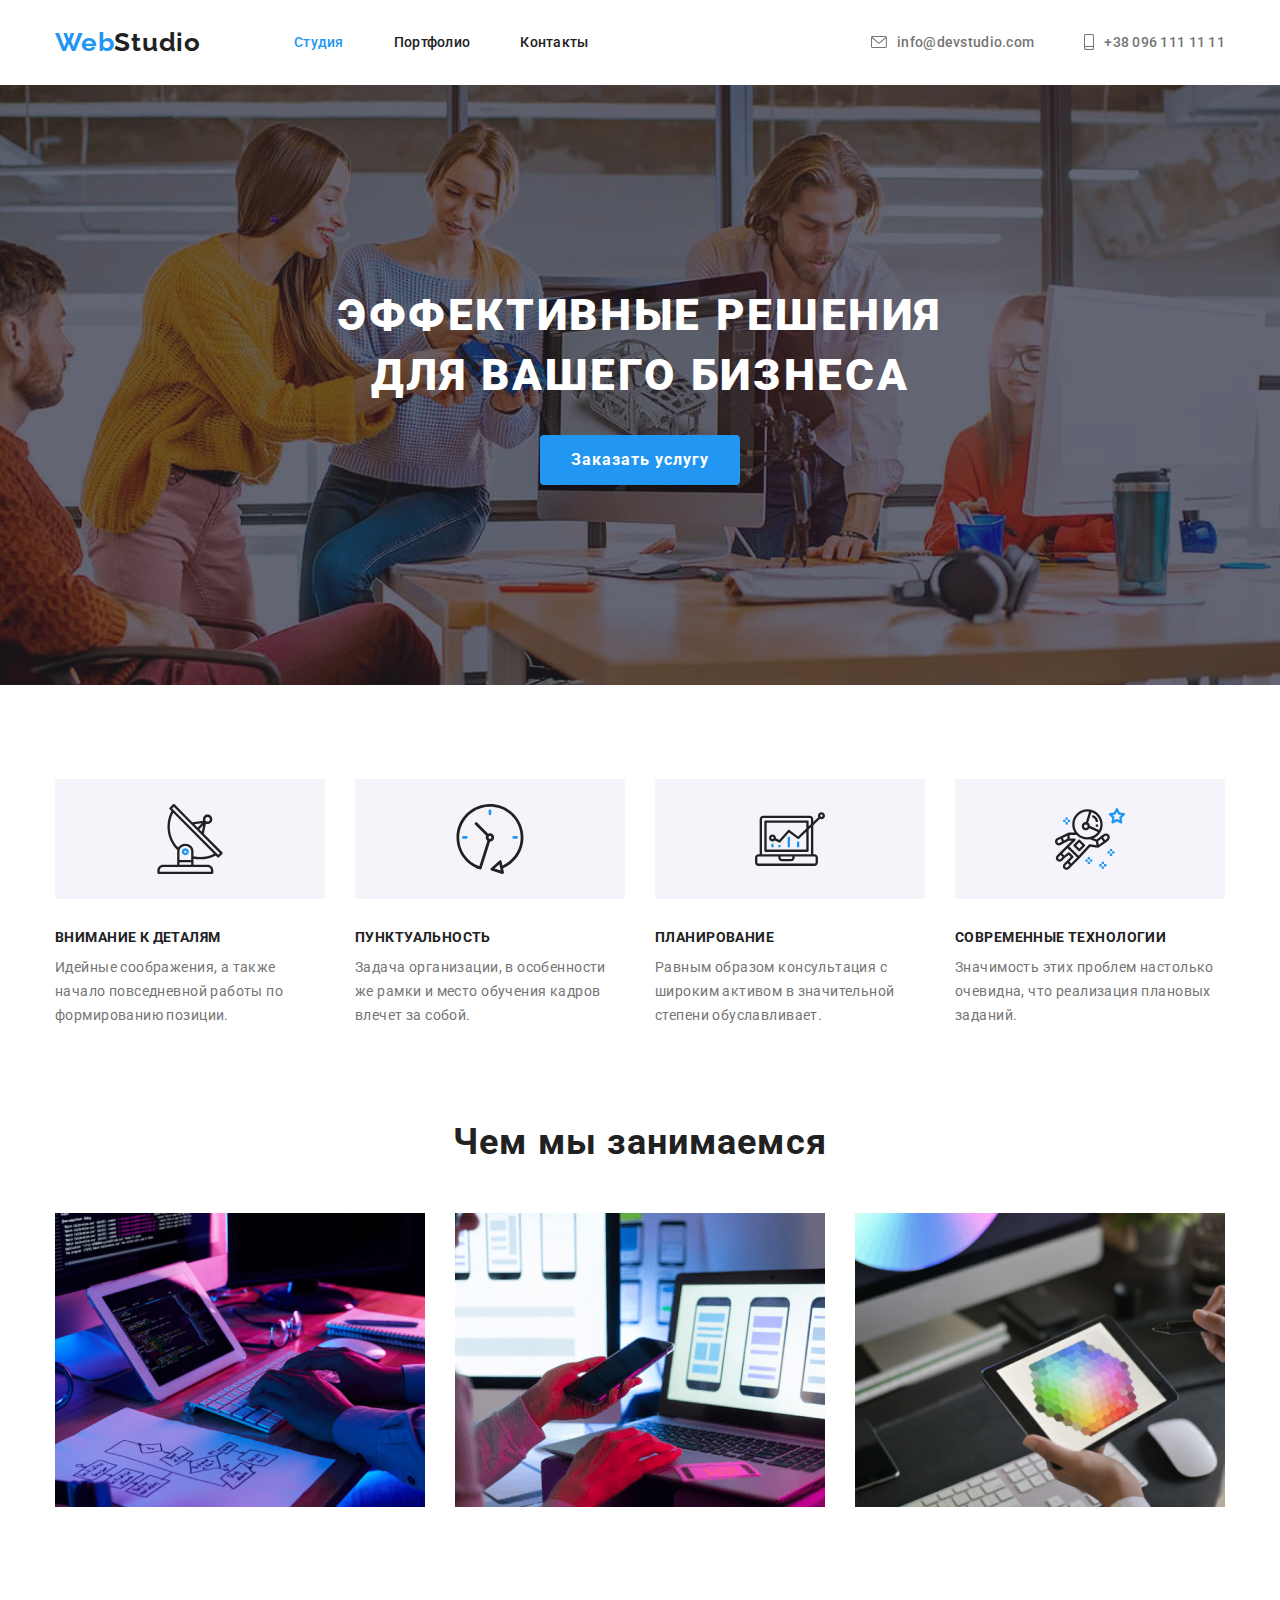
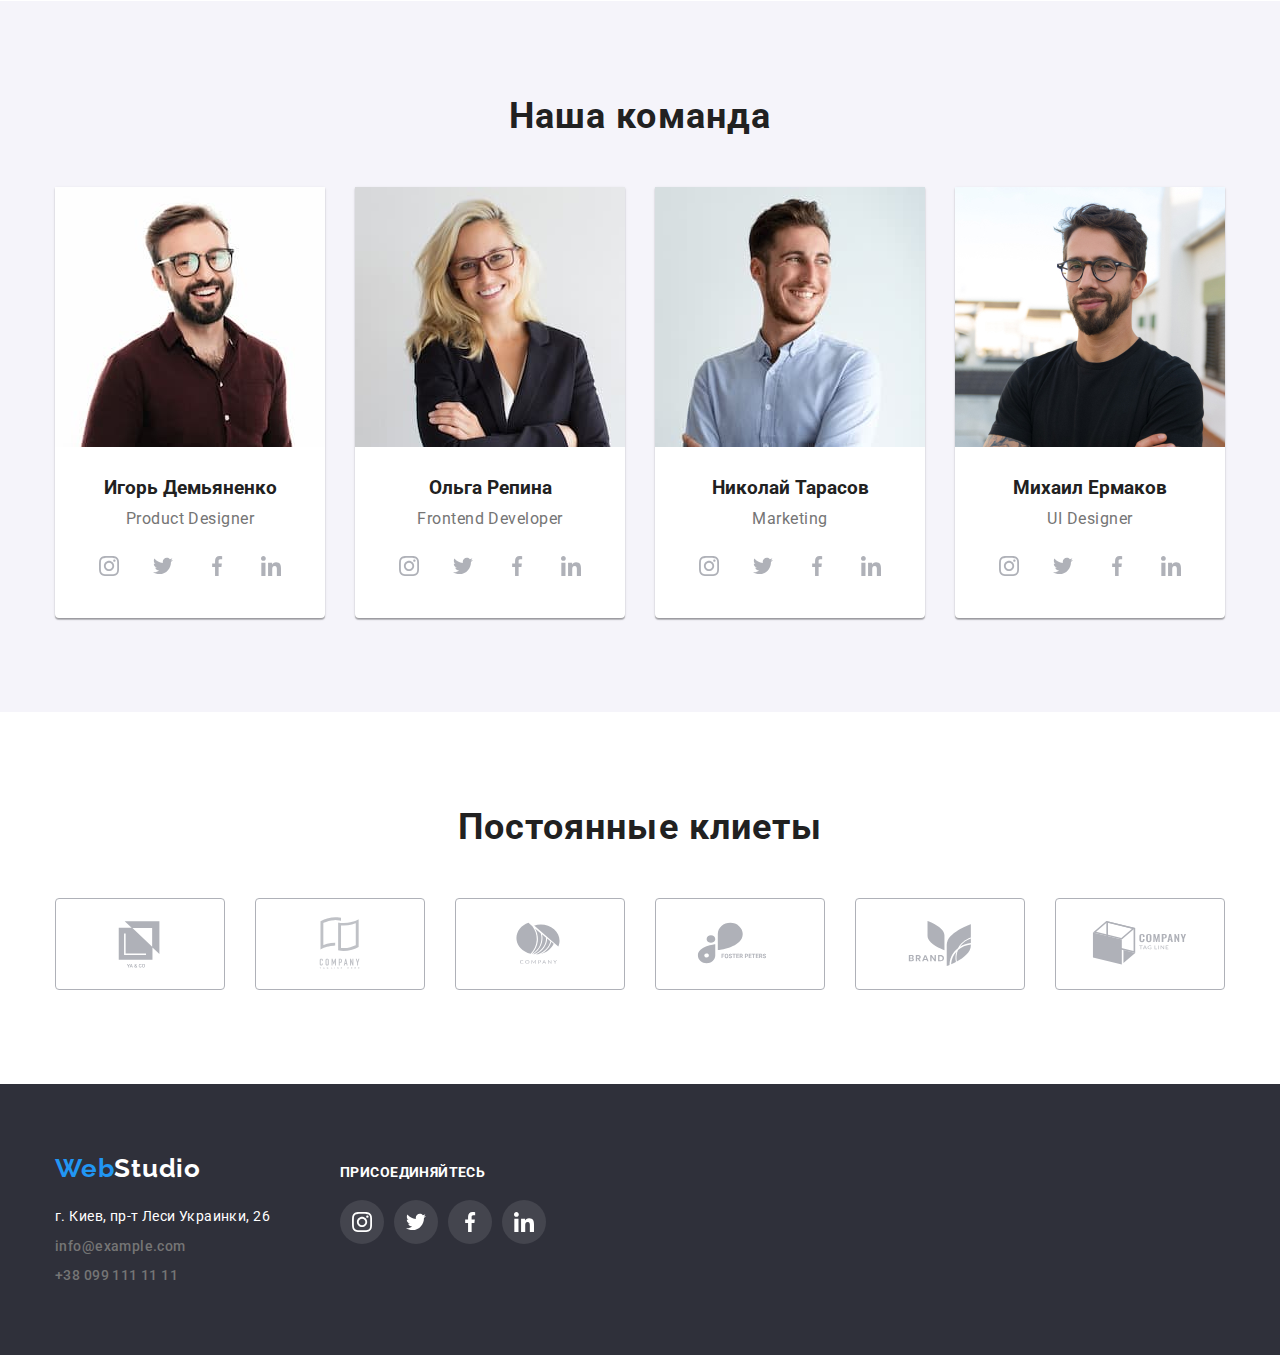
<file: index.html>
<!DOCTYPE html>
<html lang="en">
<head>
    <meta charset="UTF-8">
    <meta http-equiv="X-UA-Compatible" content="IE=edge">
    <meta name="viewport" content="width=device-width, initial-scale=1.0">
    <title>WebStudio</title>
    <link rel="stylesheet" href="./css/modern-normalize.css">
    <link rel="preconnect" href="https://fonts.gstatic.com">
    <link href="https://fonts.googleapis.com/css2?family=Raleway:wght@700&family=Roboto:wght@400;500;700;900&display=swap"
    rel="stylesheet">
    <link rel="stylesheet" href="./css/style.css">
</head>
<body class="common">
    <!-- Upper line of the page -->
    <header>
        <div class="upper-line container">
            <nav class="nav">
                <ul class="list nav-list">
                    <li class="nav-item">
                        <a class="link company-name" href="">Web<span>Studio</span></a>
                    </li>
                    <li class="nav-item">
                        <a class="link current-page nav-link" href="./index.html">Студия</a>
                    </li>
                    <li class="nav-item">
                        <a class="link nav-link" href="./portfolio.html">Портфолио</a>
                    </li>
                    <li class="nav-item">
                        <a class="link nav-link" href="#">Контакты</a>
                    </li>
                </ul>
            </nav> 
            <ul class="list contacts">
                <li>
                    <a class="link" href="mailto:info@devstudio.com">
                        <svg class="icon" width="16" height="14">
                        <use href="./images/icons/sprite.svg#icon-envelope"></use>
                        </svg>
                        info@devstudio.com
                    </a>
                </li>
                <li>
                    <a class="link" href="tel:+380961111111">
                        <svg class="icon" width="10" height="16">
                            <use href="./images/icons/sprite.svg#icon-smartphone"></use>
                        </svg>
                        +38 096 111 11 11
                    </a>
                </li>
            </ul>
        </div>
    </header>

    <main>
        <!-- Title -->
        <section class="title-section section">
            <div class="container">
              <h1 class="main-title">
                ЭФФЕКТИВНЫЕ РЕШЕНИЯ
                <br> ДЛЯ ВАШЕГО БИЗНЕСА
              </h1>
              <button class="order-service buttons-cursor">Заказать услугу</button>
            </div>
        </section>
        
        <!-- features -->
        <section class="features section">
            <div class="container">
                <h2 class="visually-hidden">Наши ценности</h2>
                <ul class="list">
                    <li>
                        <div class="icon-box">
                            <svg class="icon">
                                <use href="./images/icons/sprite.svg#icon-antenna"></use>
                            </svg>
                        </div>
                        <h3 class="features-header">Внимание к деталям</h3>
                        <p class="paragraph">Идейные соображения, а также начало повседневной работы по формированию позиции.</p>
                    </li>
                    <li>
                        <div class="icon-box">
                            <svg class="icon">
                                <use href="./images/icons/sprite.svg#icon-clock"></use>
                            </svg>
                        </div>
                        <h3 class="features-header">Пунктуальность</h3>
                        <p class="paragraph">Задача организации, в особенности же рамки и место обучения кадров влечет за собой.</p>
                    </li>
                    <li>
                        <div class="icon-box">
                            <svg class="icon">
                                <use href="./images/icons/sprite.svg#icon-diagram"></use>
                            </svg>
                        </div>
                        <h3 class="features-header">Планирование</h3>
                        <p class="paragraph">Равным образом консультация с широким активом в значительной степени обуславливает.</p>
                    </li>
                    <li>
                        <div class="icon-box">
                            <svg class="icon">
                                <use href="./images/icons/sprite.svg#icon-astronaut"></use>
                            </svg>
                        </div>
                        <h3 class="features-header">Современные технологии</h3>
                        <p class="paragraph">Значимость этих проблем настолько очевидна, что реализация плановых заданий.</p>
                    </li>
                </ul>
            </div>
        </section>
        
        <!-- What we do -->
        <section class="what-we-do section">
            <div class="container">
                <h2 class="sections-title">Чем мы занимаемся</h2>
                <ul class="list">
                    <li>
                        <img src="./images/whatwedo-img1.png" alt="whatwedo-1">
                    </li>
                    <li>
                        <img src="./images/whatwedo-img2.png" alt="whatwedo-2">
                    </li>
                    <li>
                        <img src="./images/whatwedo-img3.png" alt="whatwedo-3">
                    </li>
                </ul>
            </div>
        </section>

        <!-- Our team -->
        <section class="team-section section">
            <div class="container">
                <h2 class="sections-title team-header">Наша команда</h2>
                <ul class="list team-list">
                    <li class="item">
                        <img width="270" src="./images/team-card-1.jpg" alt="teamcard1">
                        <div class="text">
                            <h3 class="employee-name">Игорь Демьяненко</h3>
                            <p class="paragraph">Product Designer</p>
                            <ul class="list team-socials">
                                <li class="item social-item">
                                    <a href="" class="refer">
                                        <svg class="icon" width="20" height="20">
                                            <use href="./images/icons/sprite.svg#icon-social-instagram"></use>
                                        </svg>
                                    </a>
                                </li>
                                <li class="item social-item">
                                    <a href="" class="refer">
                                        <svg class="icon" width="20" height="20">
                                            <use href="./images/icons/sprite.svg#icon-social-twitter"></use>
                                        </svg>
                                    </a>
                                </li>
                                <li class="item social-item">
                                    <a href="" class="refer">
                                        <svg class="icon" width="20" height="20">
                                            <use href="./images/icons/sprite.svg#icon-social-facebook"></use>
                                        </svg>
                                    </a>
                                </li>
                                <li class="item social-item">
                                    <a href="" class="refer">
                                        <svg class="icon" width="20" height="20">
                                            <use href="./images/icons/sprite.svg#icon-social-linkedin"></use>
                                        </svg>
                                    </a>
                                </li>
                            </ul>
                        </div>
                        </li>
                        <li class="item">
                            <img width="270" src="./images/team-card-2.jpg" alt="teamcard1">
                        <div class="text">
                            <h3 class="employee-name">Ольга Репина</h3>
                            <p class="paragraph">Frontend Developer</p>
                            <ul class="list team-socials">
                                <li class="item social-item">
                                    <a href="" class="refer">
                                        <svg class="icon" width="20" height="20">
                                            <use href="./images/icons/sprite.svg#icon-social-instagram"></use>
                                        </svg>
                                    </a>
                                </li>
                                <li class="item social-item">
                                    <a href="" class="refer">
                                        <svg class="icon" width="20" height="20">
                                            <use href="./images/icons/sprite.svg#icon-social-twitter"></use>
                                        </svg>
                                    </a>
                                </li>
                                <li class="item social-item">
                                    <a href="" class="refer">
                                        <svg class="icon" width="20" height="20">
                                            <use href="./images/icons/sprite.svg#icon-social-facebook"></use>
                                        </svg>
                                    </a>
                                </li>
                                <li class="item social-item">
                                    <a href="" class="refer">
                                        <svg class="icon" width="20" height="20">
                                            <use href="./images/icons/sprite.svg#icon-social-linkedin"></use>
                                        </svg>
                                    </a>
                                </li>
                            </ul>
                        </div>
                    </li>
                    <li class="item">
                        <img width="270" src="./images/team-card-3.jpg" alt="teamcard1">
                        <div class="text">
                            <h3 class="employee-name">Николай Тарасов</h3>
                            <p class="paragraph">Marketing</p>
                            <ul class="list team-socials">
                                <li class="item social-item">
                                    <a href="" class="refer">
                                        <svg class="icon" width="20" height="20">
                                            <use href="./images/icons/sprite.svg#icon-social-instagram"></use>
                                        </svg>
                                    </a>
                                </li>
                                <li class="item social-item">
                                    <a href="" class="refer">
                                        <svg class="icon" width="20" height="20">
                                            <use href="./images/icons/sprite.svg#icon-social-twitter"></use>
                                        </svg>
                                    </a>
                                </li>
                                <li class="item social-item">
                                    <a href="" class="refer">
                                        <svg class="icon" width="20" height="20">
                                            <use href="./images/icons/sprite.svg#icon-social-facebook"></use>
                                        </svg>
                                    </a>
                                </li>
                                <li class="item social-item">
                                    <a href="" class="refer">
                                        <svg class="icon" width="20" height="20">
                                            <use href="./images/icons/sprite.svg#icon-social-linkedin"></use>
                                        </svg>
                                    </a>
                                </li>
                            </ul>
                        </div>
                    </li>
                    <li class="item">
                        <img width="270" src="./images/team-card-4.jpg" alt="teamcard1">
                        <div class="text">
                            <h3 class="employee-name">Михаил Ермаков</h3>
                            <p class="paragraph">UI Designer</p>
                            <ul class="list team-socials">
                                <li class="item social-item">
                                    <a href="" class="refer">
                                        <svg class="icon" width="20" height="20">
                                            <use href="./images/icons/sprite.svg#icon-social-instagram"></use>
                                        </svg>
                                    </a>
                                </li>
                                <li class="item social-item">
                                    <a href="" class="refer">
                                        <svg class="icon" width="20" height="20">
                                            <use href="./images/icons/sprite.svg#icon-social-twitter"></use>
                                        </svg>
                                    </a>
                                </li>
                                <li class="item social-item">
                                    <a href="" class="refer">
                                        <svg class="icon" width="20" height="20">
                                            <use href="./images/icons/sprite.svg#icon-social-facebook"></use>
                                        </svg>
                                    </a>
                                </li>
                                <li class="item social-item">
                                    <a href="" class="refer">
                                        <svg class="icon" width="20" height="20">
                                            <use href="./images/icons/sprite.svg#icon-social-linkedin"></use>
                                        </svg>
                                    </a>
                                </li>
                            </ul>
                        </div>
                    </li>
                </ul>
            </div>
        </section>

        <!-- Regular customers -->
        <section class="regular-customers section">
            <div class="container">
                <h2>Постоянные клиеты</h2>
                <ul class="list">
                    <li class="item">
                        <a href="#" class="refer">
                            <svg class="icon" width="106" height="62">
                                <use href="./images/icons/sprite.svg#icon-reg-cus-1-ya-and-co"></use>
                            </svg>
                        </a>
                    </li>
                    <li class="item">
                        <a href="#" class="refer">
                            <svg class="icon" width="106" height="62">
                                <use href="./images/icons/sprite.svg#icon-reg-cus-2-tagline-here-company"></use>
                            </svg>
                        </a>
                    </li>
                    <li class="item">
                        <a href="#" class="refer">
                            <svg class="icon" width="106" height="62">
                                <use href="./images/icons/sprite.svg#icon-reg-cus-3-company"></use>
                            </svg>
                        </a>
                    </li>
                    <li class="item">
                        <a href="#" class="refer">
                            <svg class="icon" width="106" height="62">
                                <use href="./images/icons/sprite.svg#icon-reg-cus-4-foster-peters"></use>
                            </svg>
                        </a>
                    </li>
                    <li class="item">
                        <a href="#" class="refer">
                            <svg class="icon" width="106" height="62">
                                <use href="./images/icons/sprite.svg#icon-reg-cus-5-brand"></use>
                            </svg>
                        </a>
                    </li>
                    <li class="item">
                        <a href="#" class="refer">
                            <svg class="icon" width="106" height="62">
                                <use href="./images/icons/sprite.svg#icon-reg-cus-6-tagline-company"></use>
                            </svg>
                        </a>
                    </li>
                </ul>
            </div>
        </section>
      
    </main>

    <!-- Lower line -->
    <footer class="lower-line">
        <div class="container">
            <ul class="list footer-columns">
                <li>
                    <a class="company-name" href="#">Web<span>Studio</span></a>
                    <address class="address-list">
                        <a class="post-address" href="#">г. Киев, пр-т Леси Украинки, 26</a>
                        <ul class="list">
                            <li><a class="contacts" href="mailto:info@example.com">info@example.com</a></li>
                            <li><a class="contacts" href="tel:+380991111111">+38 099 111 11 11</a></li>
                        </ul>
                    </address>
                </li>
                <li>
                    <p class="social-header">Присоединяйтесь</p>
                    <ul class="contacts-socials">
                        <li class="item">
                            <a href="" class="refer">
                                <svg class="icon" width="20" height="20">
                                    <use href="./images/icons/sprite.svg#icon-social-instagram"></use>
                                </svg>
                            </a>
                        </li>
                        <li class="item">
                            <a href="" class="refer">
                                <svg class="icon" width="20" height="20">
                                    <use href="./images/icons/sprite.svg#icon-social-twitter"></use>
                                </svg>
                            </a>
                        </li>
                        <li class="item">
                            <a href="" class="refer">
                                <svg class="icon" width="20" height="20">
                                    <use href="./images/icons/sprite.svg#icon-social-facebook"></use>
                                </svg>
                            </a>
                        </li>
                        <li class="item">
                            <a href="" class="refer">
                                <svg class="icon" width="20" height="20">
                                    <use href="./images/icons/sprite.svg#icon-social-linkedin"></use>
                                </svg>
                            </a>
                        </li>
                    </ul>
                </li>
            </ul>
        </div>
    </footer>
    
</body>
</html>
</file>
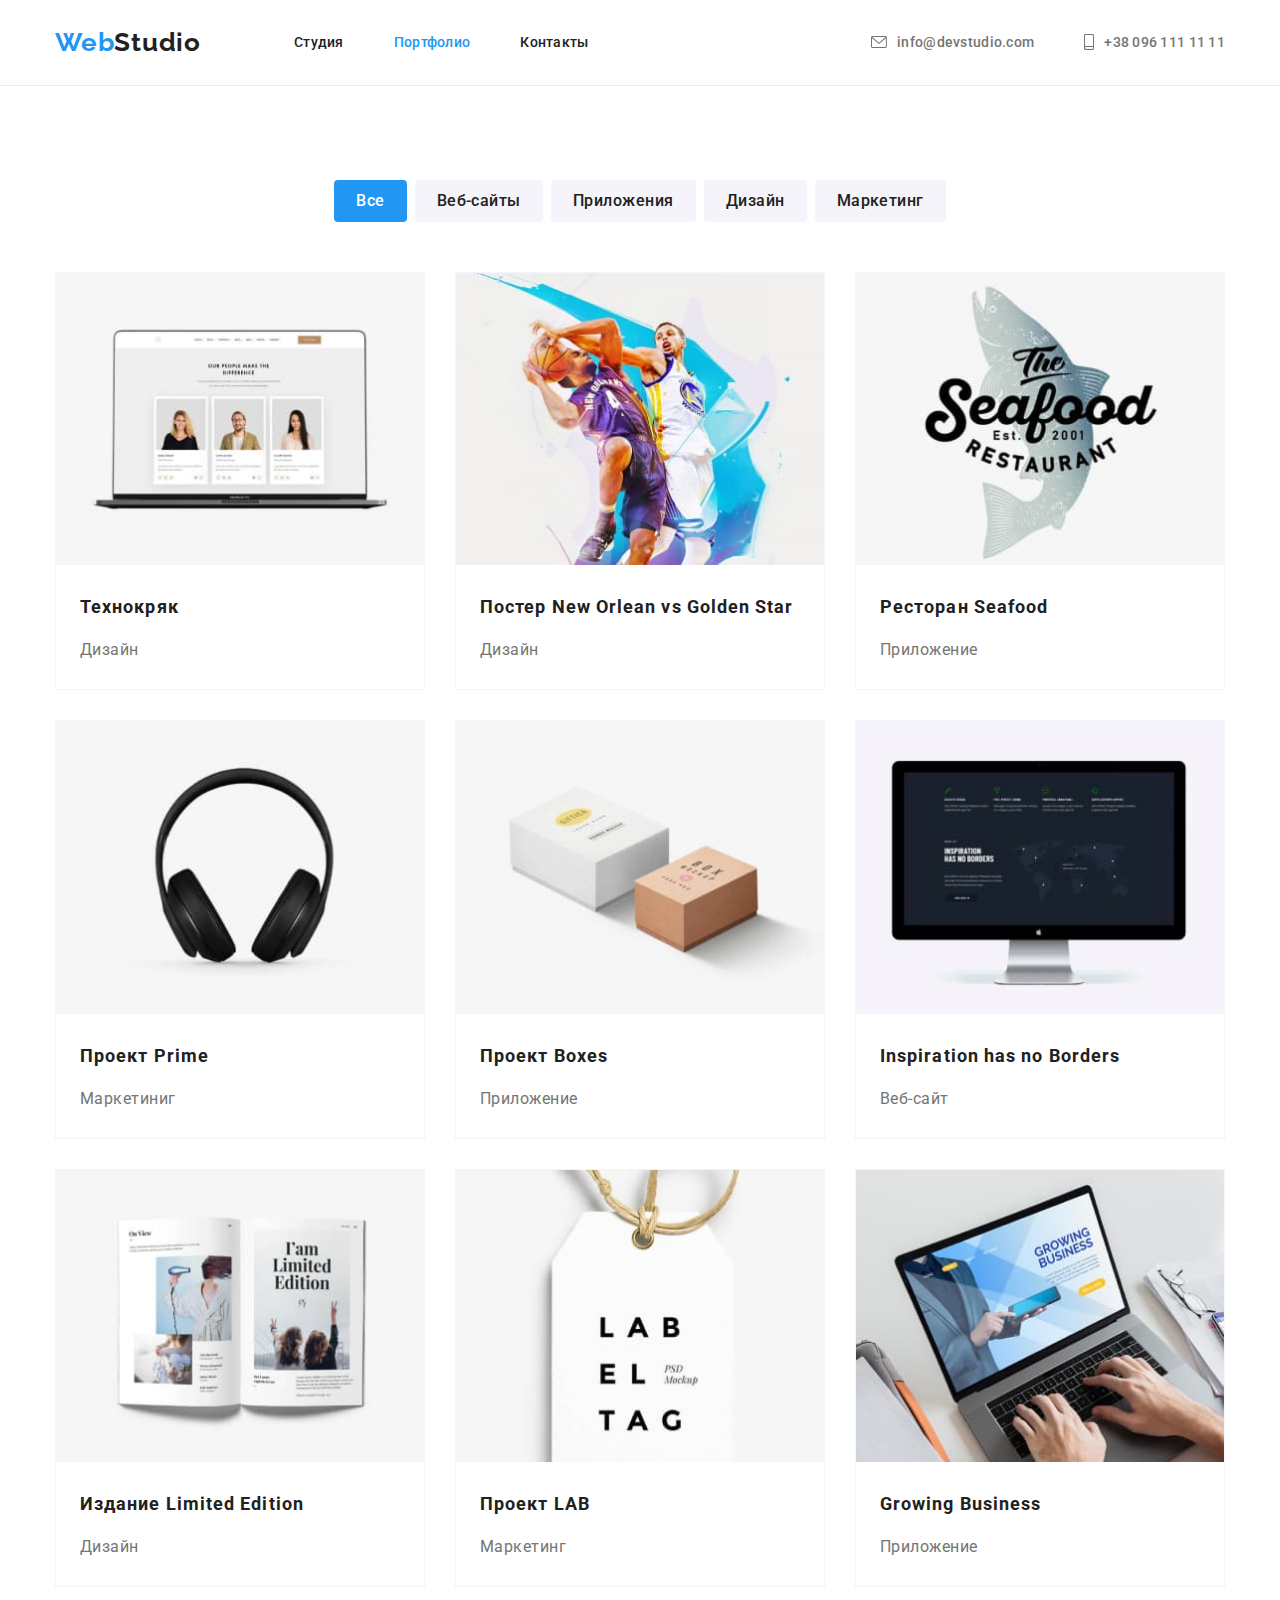
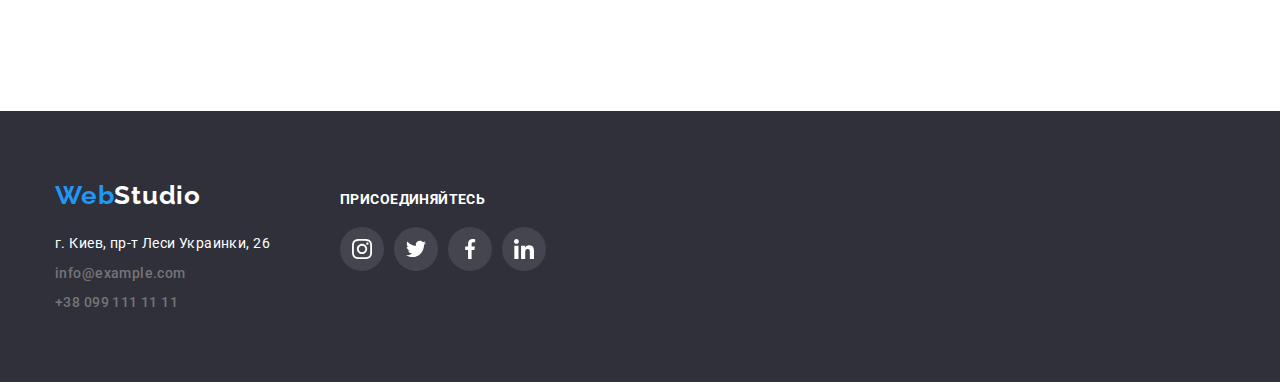
<file: portfolio.html>
<!DOCTYPE html>
<html lang="en">
<head>
    <meta charset="UTF-8">
    <meta http-equiv="X-UA-Compatible" content="IE=edge">
    <meta name="viewport" content="width=device-width, initial-scale=1.0">
    <title>Portfolio</title>
    <link rel="stylesheet" href="./css/modern-normalize.css">
    <link rel="preconnect" href="https://fonts.gstatic.com">
    <link href="https://fonts.googleapis.com/css2?family=Raleway:wght@700&family=Roboto:wght@400;500;700;900&display=swap" rel="stylesheet">
    <link rel="stylesheet" href="./css/style.css">
</head>
<body class="common">

    <!-- Upper line of the page -->
    <header class="header">
        <div class="upper-line container">
            <nav class="nav">
                <ul class="list nav-list">
                    <li class="nav-item">
                        <a class="link company-name" href="">Web<span>Studio</span></a>
                    </li>
                    <li class="nav-item">
                        <a class="link nav-link" href="./index.html">Студия</a>
                    </li>
                    <li class="nav-item">
                        <a class="link current-page nav-link" href="./portfolio.html">Портфолио</a>
                    </li>
                    <li class="nav-item">
                        <a class="link nav-link" href="#">Контакты</a>
                    </li>
                </ul>
            </nav> 
            <ul class="list contacts">
                <li>
                    <a class="link" href="mailto:info@devstudio.com">
                        <svg class="icon" width="16" height="14">
                        <use href="./images/icons/sprite.svg#icon-envelope"></use>
                        </svg>
                        info@devstudio.com
                    </a>
                </li>
                <li>
                    <a class="link" href="tel:+380961111111">
                        <svg class="icon" width="10" height="16">
                            <use href="./images/icons/sprite.svg#icon-smartphone"></use>
                        </svg>
                        +38 096 111 11 11
                    </a>
                </li>
            </ul>
        </div>
    </header>
    
    <main>
        
        <section class="section portfolio">
            <div class="container">
                <h1 class="visually-hidden"> Портфолио </h1>

                <!-- filter buttons -->
                <ul class="list filter">
                    <li>
                        <button type="button" class="buttons-cursor portfolio-button-all">Все</button>
                    </li>
                    <li>
                        <button type="button" class="buttons-cursor portfolio-button">Веб-сайты</button>
                    </li>
                    <li>
                        <button type="button" class="buttons-cursor portfolio-button">Приложения</button>
                    </li>
                    <li>
                        <button type="button" class="buttons-cursor portfolio-button">Дизайн</button>
                    </li>
                    <li>
                        <button type="button" class="buttons-cursor portfolio-button">Маркетинг</button>
                    </li>
                </ul>

                <!-- projects list -->
                <h2 class="visually-hidden">Наши проекты</h2>
                <ul class="list projects">
                    <li class="item">
                        <a class="link" href="#">
                            <img src="./images/portfolio/project-1.jpg" alt="project1" width="370">
                            <div class="text">
                                <h3 class="title">Технокряк</h3>
                                <p class="paragraph">Дизайн</p>
                            </div>
                        </a>
                    </li>
                    <li class="item">
                        <a class="link" href="#">
                            <img src="./images/portfolio/project-2.jpg" alt="project2" width="370">
                            <div class="text">
                                <h3 class="title">Постер New Orlean vs Golden Star</h3>
                                <p class="paragraph">Дизайн</p>
                            </div>
                        </a>
                    </li>
                    <li class="item">
                        <a class="link" href="#">
                            <img src="./images/portfolio/project-3.jpg" alt="project3" width="370">
                            <div class="text">
                                <h3 class="title">Ресторан Seafood</h3>
                                <p class="paragraph">Приложение</p>
                            </div>
                        </a>
                    </li>    
                    <li class="item">
                        <a class="link" href="#">
                            <img src="./images/portfolio/project-4.jpg" alt="project4" width="370">
                            <div class="text">
                                <h3 class="title">Проект Prime</h3>
                                <p class="paragraph">Маркетиниг</p>
                            </div>
                        </a>
                    </li>    
                    <li class="item">
                        <a class="link" href="#">
                            <img src="./images/portfolio/project-5.jpg" alt="project5" width="370">
                            <div class="text">
                                <h3 class="title">Проект Boxes</h3>
                                <p class="paragraph">Приложение</p>
                            </div>
                        </a>
                    </li>
                    <li class="item">
                        <a class="link" href="#">
                            <img src="./images/portfolio/project-6.jpg" alt="project6" width="370">
                            <div class="text">
                                <h3 class="title">Inspiration has no Borders</h3>
                                <p class="paragraph">Веб-сайт</p>
                            </div>
                        </a>
                    </li>
                    <li class="item">
                        <a class="link" href="#">
                            <img src="./images/portfolio/project-7.jpg" alt="project7" width="370">
                            <div class="text">
                                <h3 class="title">Издание Limited Edition</h3>
                                <p class="paragraph">Дизайн</p>
                            </div>
                        </a>
                    </li>
                    <li class="item">
                        <a class="link" href="#">
                            <img src="./images/portfolio/project-8.jpg" alt="project8" width="370">
                            <div class="text">
                                <h3 class="title">Проект LAB</h3>
                                <p class="paragraph">Маркетинг</p>
                            </div>
                        </a>
                    </li>
                    <li class="item">
                        <a class="link" href="#">
                            <img src="./images/portfolio/project-9.jpg" alt="project9" width="370">
                            <div class="text">
                                <h3 class="title">Growing Business</h3>
                                <p class="paragraph">Приложение</p>
                            </div>
                        </a>
                    </li>
                </ul>
            </div>
        </section>
    </main>
    
    <!-- Lower line -->
    <footer class="lower-line">
        <div class="container">
            <ul class="list footer-columns">
                <li>
                    <a class="company-name" href="#">Web<span>Studio</span></a>
                    <address class="address-list">
                        <a class="post-address" href="#">г. Киев, пр-т Леси Украинки, 26</a>
                        <ul class="list">
                            <li><a class="contacts" href="mailto:info@example.com">info@example.com</a></li>
                            <li><a class="contacts" href="tel:+380991111111">+38 099 111 11 11</a></li>
                        </ul>
                    </address>
                </li>
                <li>
                    <p class="social-header">Присоединяйтесь</p>
                    <ul class="contacts-socials">
                        <li class="item">
                            <a href="" class="refer">
                                <svg class="icon" width="20" height="20">
                                    <use href="./images/icons/sprite.svg#icon-social-instagram"></use>
                                </svg>
                            </a>
                        </li>
                        <li class="item">
                            <a href="" class="refer">
                                <svg class="icon" width="20" height="20">
                                    <use href="./images/icons/sprite.svg#icon-social-twitter"></use>
                                </svg>
                            </a>
                        </li>
                        <li class="item">
                            <a href="" class="refer">
                                <svg class="icon" width="20" height="20">
                                    <use href="./images/icons/sprite.svg#icon-social-facebook"></use>
                                </svg>
                            </a>
                        </li>
                        <li class="item">
                            <a href="" class="refer">
                                <svg class="icon" width="20" height="20">
                                    <use href="./images/icons/sprite.svg#icon-social-linkedin"></use>
                                </svg>
                            </a>
                        </li>
                    </ul>
                </li>
            </ul>
        </div>
    </footer>
</body>
</html>
</file>
<file: css/style.css>
:root {
    --hover-color: #2196F3;
    --order-button-hover-coler: #188CE8;
    --blue-color: #2196F3;
    --black-color: #212121;
    --white-color: #fff;
    --bg-black-color: rgba(47, 48, 58, 1);
    --grey-color: #757575;
    --ash-grey-color: #F5F4FA;
    --header-underline-color: #ECECEC;
    --icon-color: #AFB1B8;
    --icon-contacts-color: #fff;
    --icon-bg-contacts-color: rgba(255, 255, 255, 0,1);
    --icon-team-color:#AFB1B8;
    --icon-team-hover-color: #fff;
    --icon-team-bg-hover-color: #2196F3;
}

/* COMMON SELECTORS */

body {
    background-color: var(--white-color);
    color: var(--black-color);
    font-family: Roboto, Raleway
}

h1,
h2,
h3,
h4,
h5,
h6 {
  margin-top: 0px;
  margin-bottom: 0px;
}
.paragraph {
    color: var(--grey-color);
    font-size: 14px;
    line-height: 1.714em;
    letter-spacing: 0.03em;
    margin: 0;
}

.list {
    list-style: none;
}

.link {
    color: var(--black-color);
    text-decoration: none;
}

.company-name {
    color: var(--blue-color);
    font-family: Raleway;
    font-weight: bold;
    font-size: 26px;
    line-height: 1.192em;
    letter-spacing: 0.03em;
}

.buttons-cursor {
    cursor: pointer;
}

.contacts .link{
    color: var(--grey-color);
    fill: var(--grey-color);
    padding: 10px 0;
}

.contacts .link{ 
    display: flex;
    align-items:center;
}

.contacts{
    font-weight: 500;
    font-size: 14px;
    line-height: 1.142em;
    letter-spacing: 0.02em;
}
.contacts .link:hover,
.contacts .link:focus{
    color: var(--hover-color);
    fill: var(--hover-color);
}

.contacts .link .icon{
    margin-right: 10px;
}

.visually-hidden{
    position: absolute;
    clip: rect(0 0 0 0);
    width: 1px;
    height: 1px;
    margin: -1px;
}

.container{
    width: 1200px;
    padding: 0 15px;
    margin: 0 auto;
}

.section{
    padding: 94px 0;
}

img {
    display: block;
    max-width: 100%;
    height: auto;
    }

/* Upper line */

.header{
    border-bottom: 1px solid var(--header-underline-color);
}

.upper-line{
    display: flex;
    align-items: center;
    justify-content: space-between;
    padding-top: 24px;
    padding-bottom: 25px;
}
.nav{
    display: flex;
}
.upper-line span{
    color: var(--black-color);
}

.nav-list{
    font-weight: 500;
    font-size: 14px;
    line-height: 1.142em;
    letter-spacing: 0.02em;
    display: flex;
    align-items: center;
}
.nav-list li:first-child{
    padding-right: 43px;
}
/* .nav-list li:nth-child(n+2){
    padding-left: 20px;
    padding-top: 8px;
} */


.nav-list .link:hover,
.nav-list .link:focus,
.upper-line .current-page{
    color: var(--hover-color);
}

.upper-line .contacts{
    color: var(--grey-color);
    font-weight: 500;
    font-size: 14px;
    line-height: 1.142em;
    letter-spacing: 0.02em;
}
.upper-line .contacts li:first-child{
    margin-right: 50px;
}

.contacts {
    color: var(--grey-color);
    font-weight: 500;
    font-size: 14px;
    line-height: 1.142em;
    letter-spacing: 0.02em;
    
    display: flex;
    align-items: center;
}
.contacts .link:hover,
.contacts .link:focus{
    color: var(--hover-color);
}

.nav-link{
    padding-left: 50px;
    padding-top: 8px;
}
/* Upper line */

/* Lower line */
.lower-line {
    display: flex;
    flex-wrap: wrap;
    background-color: var(--bg-black-color);
    padding-top: 60px;
    padding-bottom: 60px;
}

.lower-line div{
    display: flex;
    flex-direction: column;
}

.lower-line a{
    text-decoration: none;
}

.lower-line .company-name{
    margin-bottom: 20px;
    display: block;
}
.lower-line span{
    color: var(--white-color) ;
}

.address-list {
    font-style: normal;
}

.post-address{
    color: var(--white-color);
    font-style: normal;
    font-weight: normal;
    font-size: 14px;
    line-height: 1.714em;
    letter-spacing: 0.03em;
}

.lower-line .contacts{
    font-size: 14px;
    line-height: 1.714px;
    letter-spacing: 0.03em;
    padding-top: 9px;
    padding-bottom: 9px;
    
    display: flex;
    flex-direction: column;
    align-items: flex-start;
}

.address-list .list{

}
.lower-line .list > li:first-child{
    padding: 9px 0;
}

.social-header{
    color: var(--white-color);
    font-weight: bold;
    font-size: 14px;
    line-height: 1.143em;
    letter-spacing: 0.03em;
    text-transform: uppercase;
}

.lower-line .footer-columns{
    display: flex;
    align-items: baseline;
}

.footer-columns > li{
    margin-right: 70px;
}

.lower-line .contacts-socials .item{
    margin-top: 20px;
    margin-right: 10px;
    display: flex;
    width: 44px;
    height: 44px;
    /* border: 1px solid tomato; */
    border-radius: 50%;
    background-color: var(--icon-bg-contacts-colorcontacts-color);
}


.lower-line .contacts-socials{
    display: inline-flex;
}

.lower-line .contacts-socials .refer{
    border-radius: 50%;
    background-color: rgba(255, 255, 255, 0.1);
    list-style: none;
    width: 100%;
    height: 100%;
    display: flex;
    justify-content: center;
    align-content: center;
    flex-wrap: wrap;
    fill: var(--icon-contacts-color);
}

.lower-line .footer-columns .contacts-socials .refer:hover,
.lower-line .footer-columns .contacts-socials .refer:focus{
    background-color: var(--hover-color)
}

/* Lower line */

/* COMMON SELECTORS */


/* INDEX PAGE */

/* Common for index page */
.sections-title{
    color: var(--black-color);
    font-weight: bold;
    font-size: 36px;
    line-height: 1.167em;
    text-align: center;
    letter-spacing: 0.03em;
}

/* Common for index page */

/* Title section */
.title-section{
    background-image: linear-gradient(to right, rgba(47, 48, 58, 0.4),  rgba(47, 48, 58, 0.4)),
                      url(../images/background-pics/background-title.jpg);
    background-size: cover;
    max-width: 1600px;
    background-position:top, center;
    padding: 200px 0;
    margin: auto;
}

.main-title{
    color: var(--white-color);
    font-weight: 900;
    font-size: 44px;
    line-height: 1.364;
    text-align: center;
    letter-spacing: 0.06em;
    text-transform: uppercase;
    margin: 0px 0 30px 0px;
}


.order-service{
    display: flex;
    justify-content: center;
    width: 200px;
    background-color: var(--blue-color);
    color: var(--white-color);
    font-weight: bold;
    font-size: 16px;
    line-height: 1.875em;
    letter-spacing: 0.06em;
    box-shadow: 0px 4px 4px rgba(0, 0, 0, 0.15);
    border: none;
    border-radius: 4px;
    padding: 10px 0px;
    margin: 0 auto;
}
.order-service:hover,
.order-service:focus{
    background-color: var(--order-button-hover-coler);
}

/* Features section */

.features-header{
    font-weight: bold;
    font-size: 14px;
    line-height: 1.143em;
    letter-spacing: 0.03em;
    text-transform: uppercase;
    margin-top: 30px;
}

.features .list{
    display: flex;
    align-items: center;
}

.features .list li{
    width: 270px;
}

.features .list li:nth-child(n+2){
    margin-left: 30px;
}

.features .paragraph{
    margin-top: 10px;
}

.features .icon-box{
    background-color: var(--ash-grey-color);
    display: flex;
    justify-content: center;
    height: 120px;
    align-items: center;
}

.features .icon{
    width: 70px;
    height: 70px;
}

/* Features section */

/* What we do section */

.what-we-do{
padding-top: 0;
}

.what-we-do .list{
    display: flex;
    align-items: center;

    margin-top: 50px;
}
.what-we-do .list li:nth-child(2){
    margin:0 30px;
}

/* What we do section */

/* Our team section */
.team-section{
    background-color: var(--ash-grey-color) ;
}

.team-section .team-header{
    margin-bottom: 50px;
}

.team-section .list{
    display: flex;
    justify-content: center;
}

.team-section .list > li{
    background-color: var(--white-color);
    width: 270px;
    border-radius: 0px 0px 4px 4px;
    box-shadow: 0px 1px 3px rgba(0, 0, 0, 0.12),
                0px 1px 1px rgba(0, 0, 0, 0.14),
                0px 2px 1px rgba(0, 0, 0, 0.2);
}
.team-section .list li:nth-child(n+2){
    margin-left: 30px;
}

.team-section .paragraph{
    font-family: Roboto;
    font-style: normal;
    font-weight: normal;
    font-size: 16px;
    line-height: 1.188;
    letter-spacing: 0.03em;
    padding-top: 10px;
}

.team-section .list .text{
    display: flex;
    padding: 30px;
    flex-direction: column;
    align-items: center;
}

.team-list .item .team-socials{
    margin-top: 16px;
}
.team-list .item .team-socials .social-item{
    margin: 0;
    box-shadow: none;
    display: flex;
    width: 44px;
    height: 44px;
}

.team-list .item .team-socials .social-item:nth-child(n+2){
    margin-left: 10px;
}

.team-socials .item .refer{
    width: 100%;
    height: 100%;
    display: flex;
    justify-content: center;
    align-content: center;
    flex-wrap: wrap;
    border-radius: 50%;
    fill: var(--icon-team-color);
}
.team-socials .item .refer:hover,
.team-socials .item .refer:focus{
    background-color: var(--icon-team-bg-hover-color);
    fill: var(--icon-team-hover-color);
}

/* Our team section */

/* Regular clients */

.regular-customers h2{
    font-family: Roboto;
    font-style: normal;
    font-weight: bold;
    font-size: 36px;
    line-height: 1.167em;
    text-align: center;
    letter-spacing: 0.03em;
}

.regular-customers .item{
    width: 170px;
    height: 92px;
}


.regular-customers .list{
    display: flex;
    justify-content: center;
    margin-top: 50px;
}

.regular-customers .list .refer{
    width: 100%;
    height: 100%;
    display: flex;
    justify-content: center;
    align-content: center;
    flex-wrap: wrap;
    border: 1px solid var(--icon-color);
    border-radius: 4px;
    fill: var(--icon-color);
}

.regular-customers .list .item:nth-child(n+2){
    margin-left: 30px;
}

.regular-customers .refer:hover,
.regular-customers .refer:focus{
    border: 1px solid var(--hover-color);
    border-radius: 4px;
    fill: var(--hover-color)
}


/* Regular clients */

/* INDEX PAGE */

/* PORTFOLIO PAGE */

.portfolio-button-all,
.portfolio-button{
    color: var(--black-color);
    background-color: var(--ash-grey-color);
    font-family: Roboto;
    font-weight: 500;
    font-size: 16px;
    line-height: 1.625em;
    text-align: center;
    letter-spacing: 0.03em;
    border-style: none;
    border-radius: 4px;
    padding: 8px 22px;
}

.portfolio-button:hover,
.portfolio-button:focus{
    color: var(--white-color);
    background-color: var(--hover-color);
}

.portfolio-button-all{
    color: var(--white-color);
    background-color: var(--blue-color);
}

.filter{
    display: flex;
    justify-content: center;
    margin-bottom: 50px;
}

.filter li:nth-child(n+2){
    margin-left: 8px;
}

.portfolio .projects{
    display: flex;
    margin-block: 0;
    padding-inline: 0;
    margin-inline: 0;
    flex-wrap: wrap;
    align-content: center;
    justify-content: center;
}

.projects li{
    display: inline-flex;
    max-width: 370px;
    border: 1px solid var(--ash-grey-color);
    margin-right: 30px;
    margin-bottom: 30px;
    align-content: center;
    justify-content: center;
}

.projects li:nth-child(3n+3){
    margin-right: 0;
}

.portfolio .title{
    font-family: Roboto;
    font-style: normal;
    font-weight: bold;
    font-size: 18px;
    line-height: 2em;
    letter-spacing: 0.06em;
}

.portfolio .paragraph{
    font-family: Roboto;
    font-style: normal;
    font-weight: normal;
    font-size: 16px;
    line-height: 1.875em;
}

.projects .paragraph{
    font-family: Roboto;
    font-style: normal;
    font-size: 16px;
    line-height: 1.875;
    letter-spacing: 0.03em;
    padding-top: 10px;
}

.portfolio .projects .text{
    display: flex;
    padding: 24px;
    flex-direction: column;
    align-items: flex-start;
}

.projects .link:hover,
.projects .link:focus{
    box-shadow: 0px 4px 4px rgba(0, 0, 0, 0.25),
                0px 4px 4px rgba(0, 0, 0, 0.06),
                1px 4px 6px rgba(0, 0, 0, 0.16);
}

/* PORTFOLIO PAGE */
</file>
